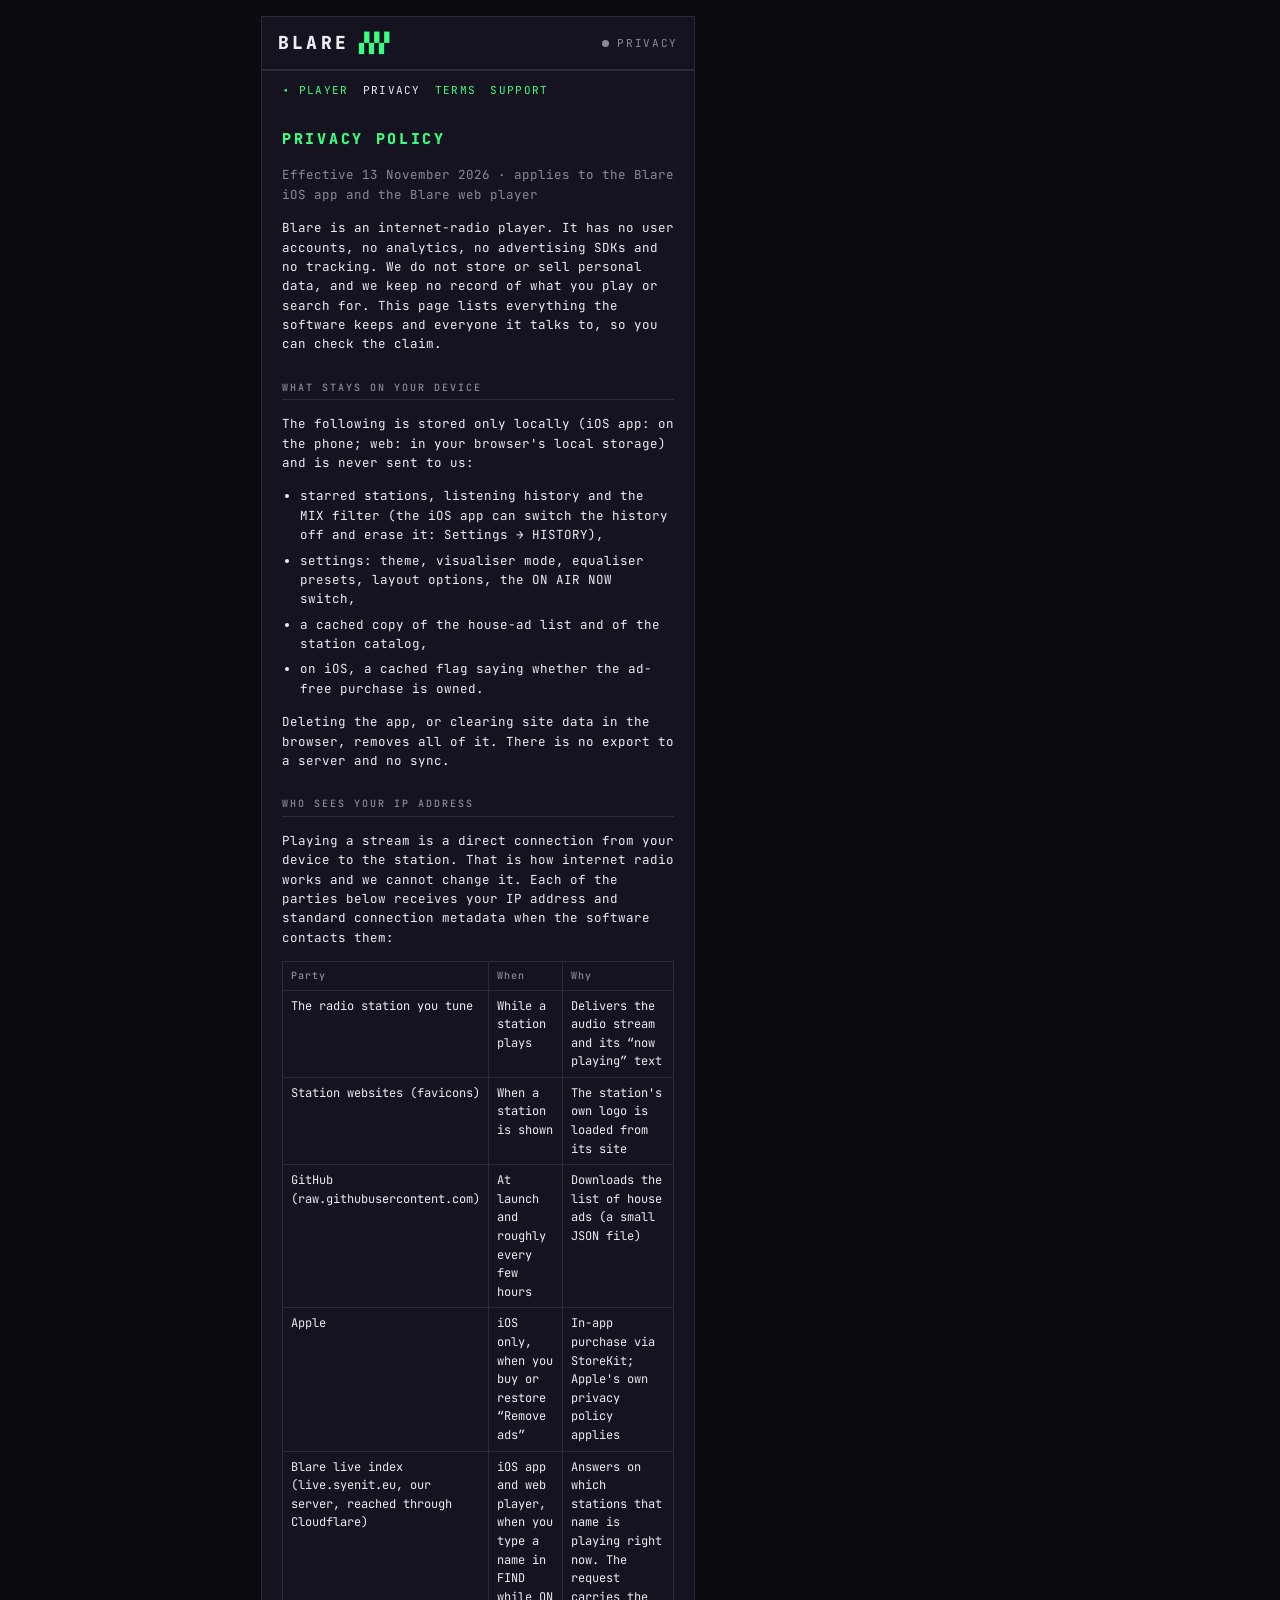
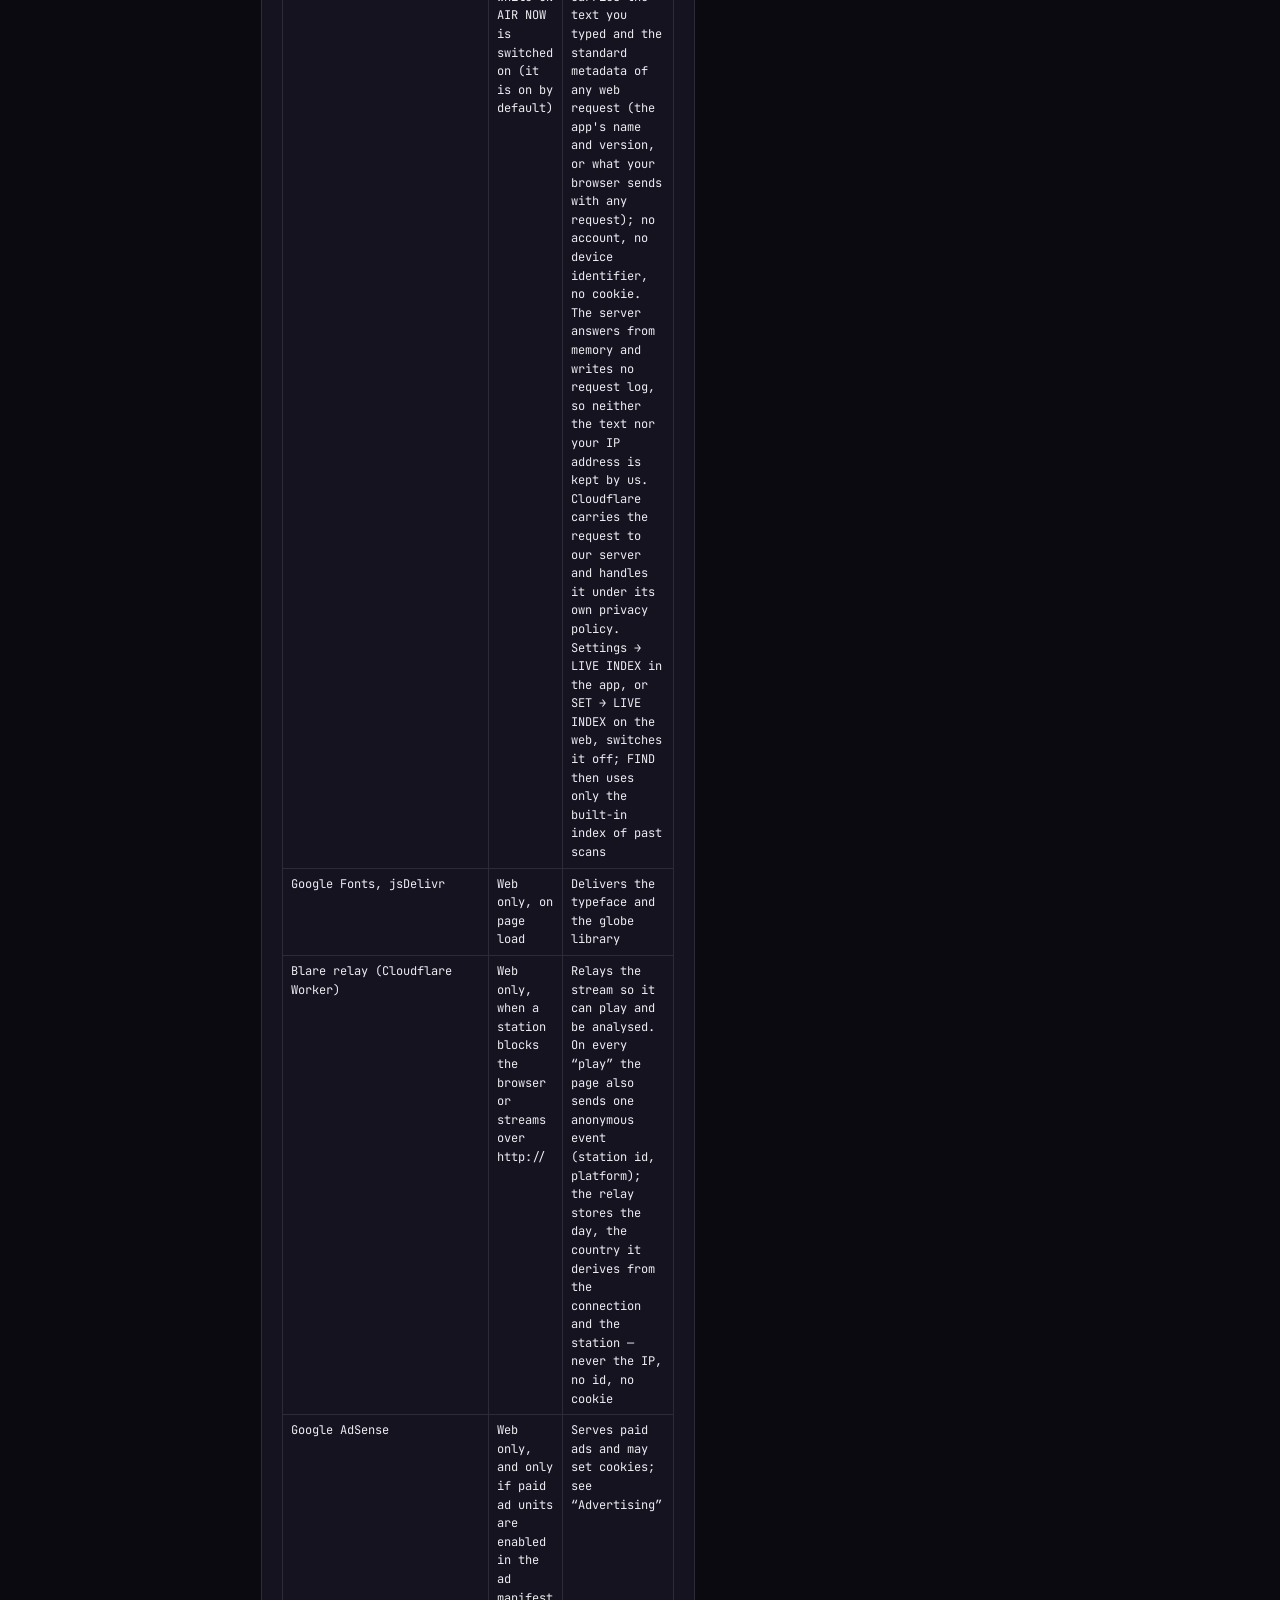
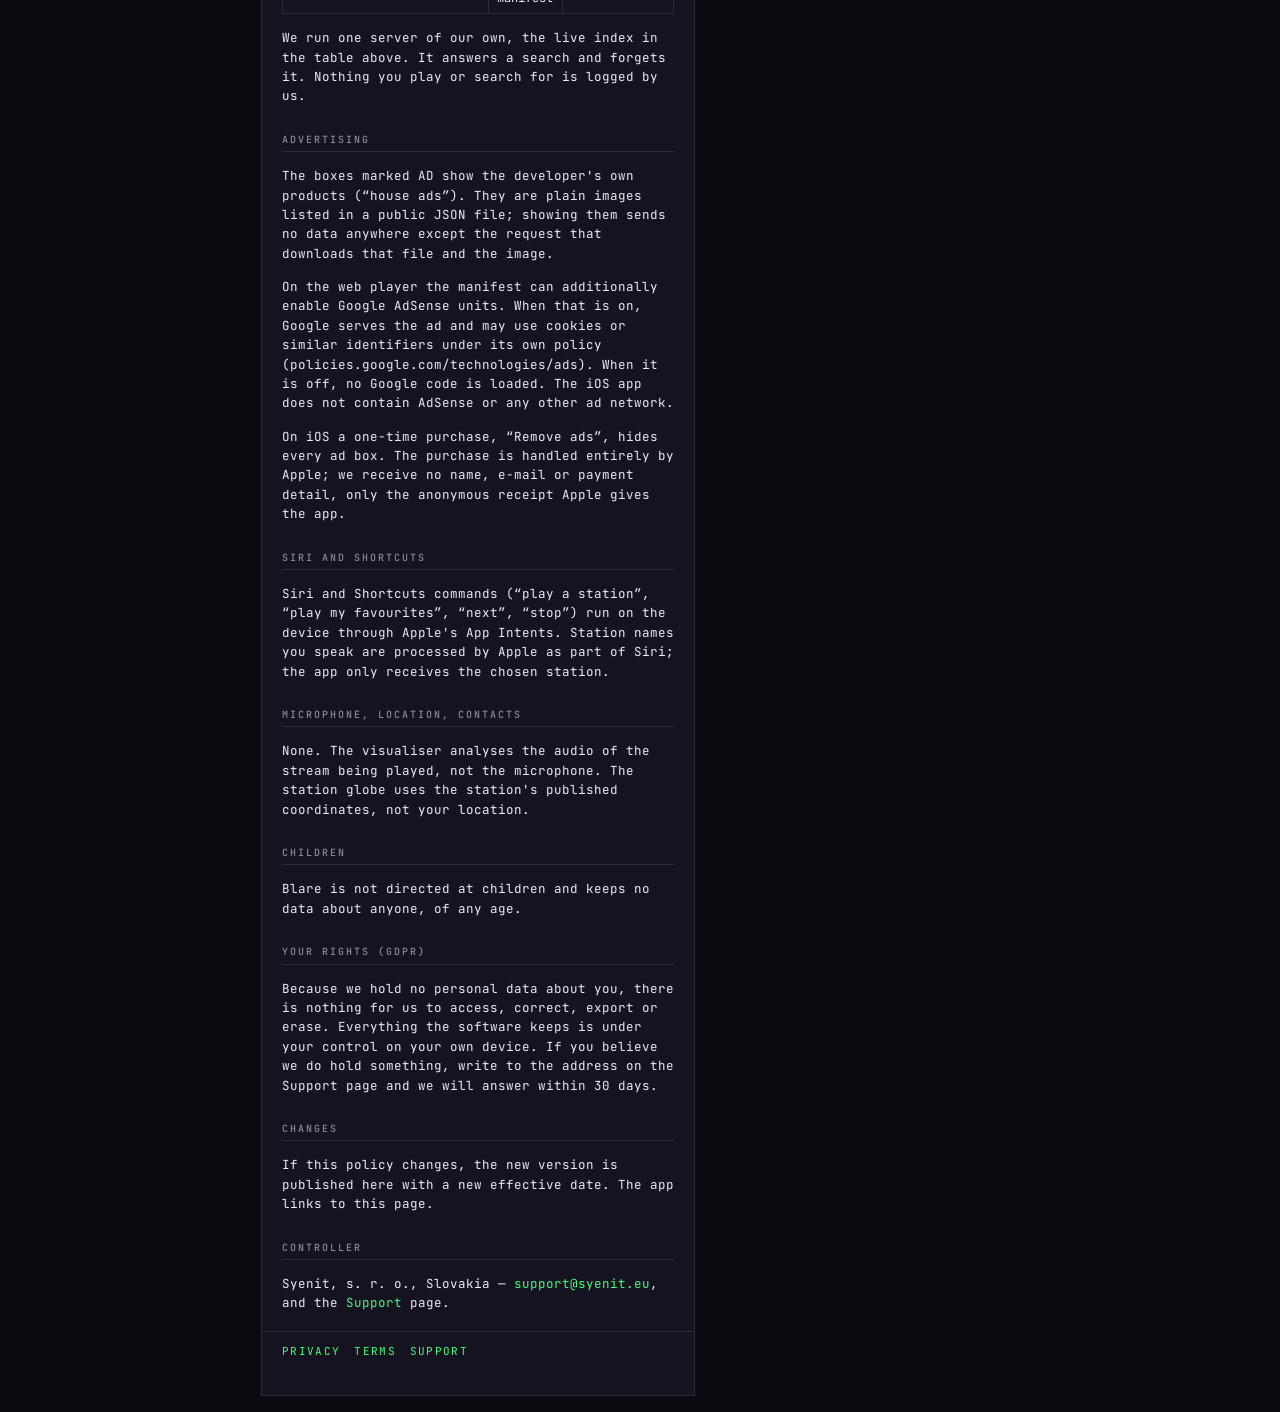
<file: privacy.html>
<!DOCTYPE html>
<html lang="en">
<head>
<meta charset="utf-8">
<meta name="viewport" content="width=device-width, initial-scale=1">
<title>Privacy Policy — Blare</title>
<meta name="description" content="How Blare (iOS app and web player) handles data: no accounts, no analytics, no tracking. What stays on your device and which third parties see your IP address.">
<link rel="preconnect" href="https://fonts.googleapis.com">
<link rel="preconnect" href="https://fonts.gstatic.com" crossorigin>
<link href="https://fonts.googleapis.com/css2?family=JetBrains+Mono:wght@400;500;700;800&display=swap" rel="stylesheet">
<link rel="stylesheet" href="blare.css?v=1788471522">
</head>
<body>
<div class="page">
  <main class="doc">
    <header class="topbar">
      <div class="wordmark"><a href="./">BLARE</a> <span class="logo" aria-hidden="true">▞▞▞</span></div>
      <div class="status"><span class="dot"></span><span>PRIVACY</span></div>
    </header>
    <nav class="doc-nav">
      <a href="./">◂ PLAYER</a>
      <a href="privacy.html" class="on">PRIVACY</a>
      <a href="terms.html">TERMS</a>
      <a href="support.html">SUPPORT</a>
    </nav>
    <article class="doc-body">
<h1>PRIVACY POLICY</h1>
<p class="dim">Effective 13 November 2026 · applies to the Blare iOS app and the Blare web player</p>

<p>Blare is an internet-radio player. It has no user accounts, no analytics, no advertising SDKs and no tracking. We do not store or sell personal data, and we keep no record of what you play or search for. This page lists everything the software keeps and everyone it talks to, so you can check the claim.</p>

<h2>WHAT STAYS ON YOUR DEVICE</h2>
<p>The following is stored only locally (iOS app: on the phone; web: in your browser's local storage) and is never sent to us:</p>
<ul>
  <li>starred stations, listening history and the MIX filter (the iOS app can switch the history off and erase it: Settings → HISTORY),</li>
  <li>settings: theme, visualiser mode, equaliser presets, layout options, the ON AIR NOW switch,</li>
  <li>a cached copy of the house-ad list and of the station catalog,</li>
  <li>on iOS, a cached flag saying whether the ad-free purchase is owned.</li>
</ul>
<p>Deleting the app, or clearing site data in the browser, removes all of it. There is no export to a server and no sync.</p>

<h2>WHO SEES YOUR IP ADDRESS</h2>
<p>Playing a stream is a direct connection from your device to the station. That is how internet radio works and we cannot change it. Each of the parties below receives your IP address and standard connection metadata when the software contacts them:</p>
<table>
  <tr><th>Party</th><th>When</th><th>Why</th></tr>
  <tr><td>The radio station you tune</td><td>While a station plays</td><td>Delivers the audio stream and its “now playing” text</td></tr>
  <tr><td>Station websites (favicons)</td><td>When a station is shown</td><td>The station's own logo is loaded from its site</td></tr>
  <tr><td>GitHub (raw.githubusercontent.com)</td><td>At launch and roughly every few hours</td><td>Downloads the list of house ads (a small JSON file)</td></tr>
  <tr><td>Apple</td><td>iOS only, when you buy or restore “Remove ads”</td><td>In-app purchase via StoreKit; Apple's own privacy policy applies</td></tr>
  <tr><td>Blare live index (live.syenit.eu, our server, reached through Cloudflare)</td><td>iOS app and web player, when you type a name in FIND while ON AIR NOW is switched on (it is on by default)</td><td>Answers on which stations that name is playing right now. The request carries the text you typed and the standard metadata of any web request (the app's name and version, or what your browser sends with any request); no account, no device identifier, no cookie. The server answers from memory and writes no request log, so neither the text nor your IP address is kept by us. Cloudflare carries the request to our server and handles it under its own privacy policy. Settings → LIVE INDEX in the app, or SET → LIVE INDEX on the web, switches it off; FIND then uses only the built-in index of past scans</td></tr>
  <tr><td>Google Fonts, jsDelivr</td><td>Web only, on page load</td><td>Delivers the typeface and the globe library</td></tr>
  <tr><td>Blare relay (Cloudflare Worker)</td><td>Web only, when a station blocks the browser or streams over http://</td><td>Relays the stream so it can play and be analysed. On every “play” the page also sends one anonymous event (station id, platform); the relay stores the day, the country it derives from the connection and the station — never the IP, no id, no cookie</td></tr>
  <tr><td>Google AdSense</td><td>Web only, and only if paid ad units are enabled in the ad manifest</td><td>Serves paid ads and may set cookies; see “Advertising”</td></tr>
</table>
<p>We run one server of our own, the live index in the table above. It answers a search and forgets it. Nothing you play or search for is logged by us.</p>

<h2>ADVERTISING</h2>
<p>The boxes marked AD show the developer's own products (“house ads”). They are plain images listed in a public JSON file; showing them sends no data anywhere except the request that downloads that file and the image.</p>
<p>On the web player the manifest can additionally enable Google AdSense units. When that is on, Google serves the ad and may use cookies or similar identifiers under its own policy (policies.google.com/technologies/ads). When it is off, no Google code is loaded. The iOS app does not contain AdSense or any other ad network.</p>
<p>On iOS a one-time purchase, “Remove ads”, hides every ad box. The purchase is handled entirely by Apple; we receive no name, e-mail or payment detail, only the anonymous receipt Apple gives the app.</p>

<h2>SIRI AND SHORTCUTS</h2>
<p>Siri and Shortcuts commands (“play a station”, “play my favourites”, “next”, “stop”) run on the device through Apple's App Intents. Station names you speak are processed by Apple as part of Siri; the app only receives the chosen station.</p>

<h2>MICROPHONE, LOCATION, CONTACTS</h2>
<p>None. The visualiser analyses the audio of the stream being played, not the microphone. The station globe uses the station's published coordinates, not your location.</p>

<h2>CHILDREN</h2>
<p>Blare is not directed at children and keeps no data about anyone, of any age.</p>

<h2>YOUR RIGHTS (GDPR)</h2>
<p>Because we hold no personal data about you, there is nothing for us to access, correct, export or erase. Everything the software keeps is under your control on your own device. If you believe we do hold something, write to the address on the Support page and we will answer within 30 days.</p>

<h2>CHANGES</h2>
<p>If this policy changes, the new version is published here with a new effective date. The app links to this page.</p>

<h2>CONTROLLER</h2>
<p>Syenit, s. r. o., Slovakia — <a href="mailto:support@syenit.eu">support@syenit.eu</a>, and the <a href="support.html">Support</a> page.</p>
    </article>
    <nav class="doc-nav">
      <a href="privacy.html">PRIVACY</a><a href="terms.html">TERMS</a><a href="support.html">SUPPORT</a>
    </nav>
  </main>
</div>
</body>
</html>
</file>
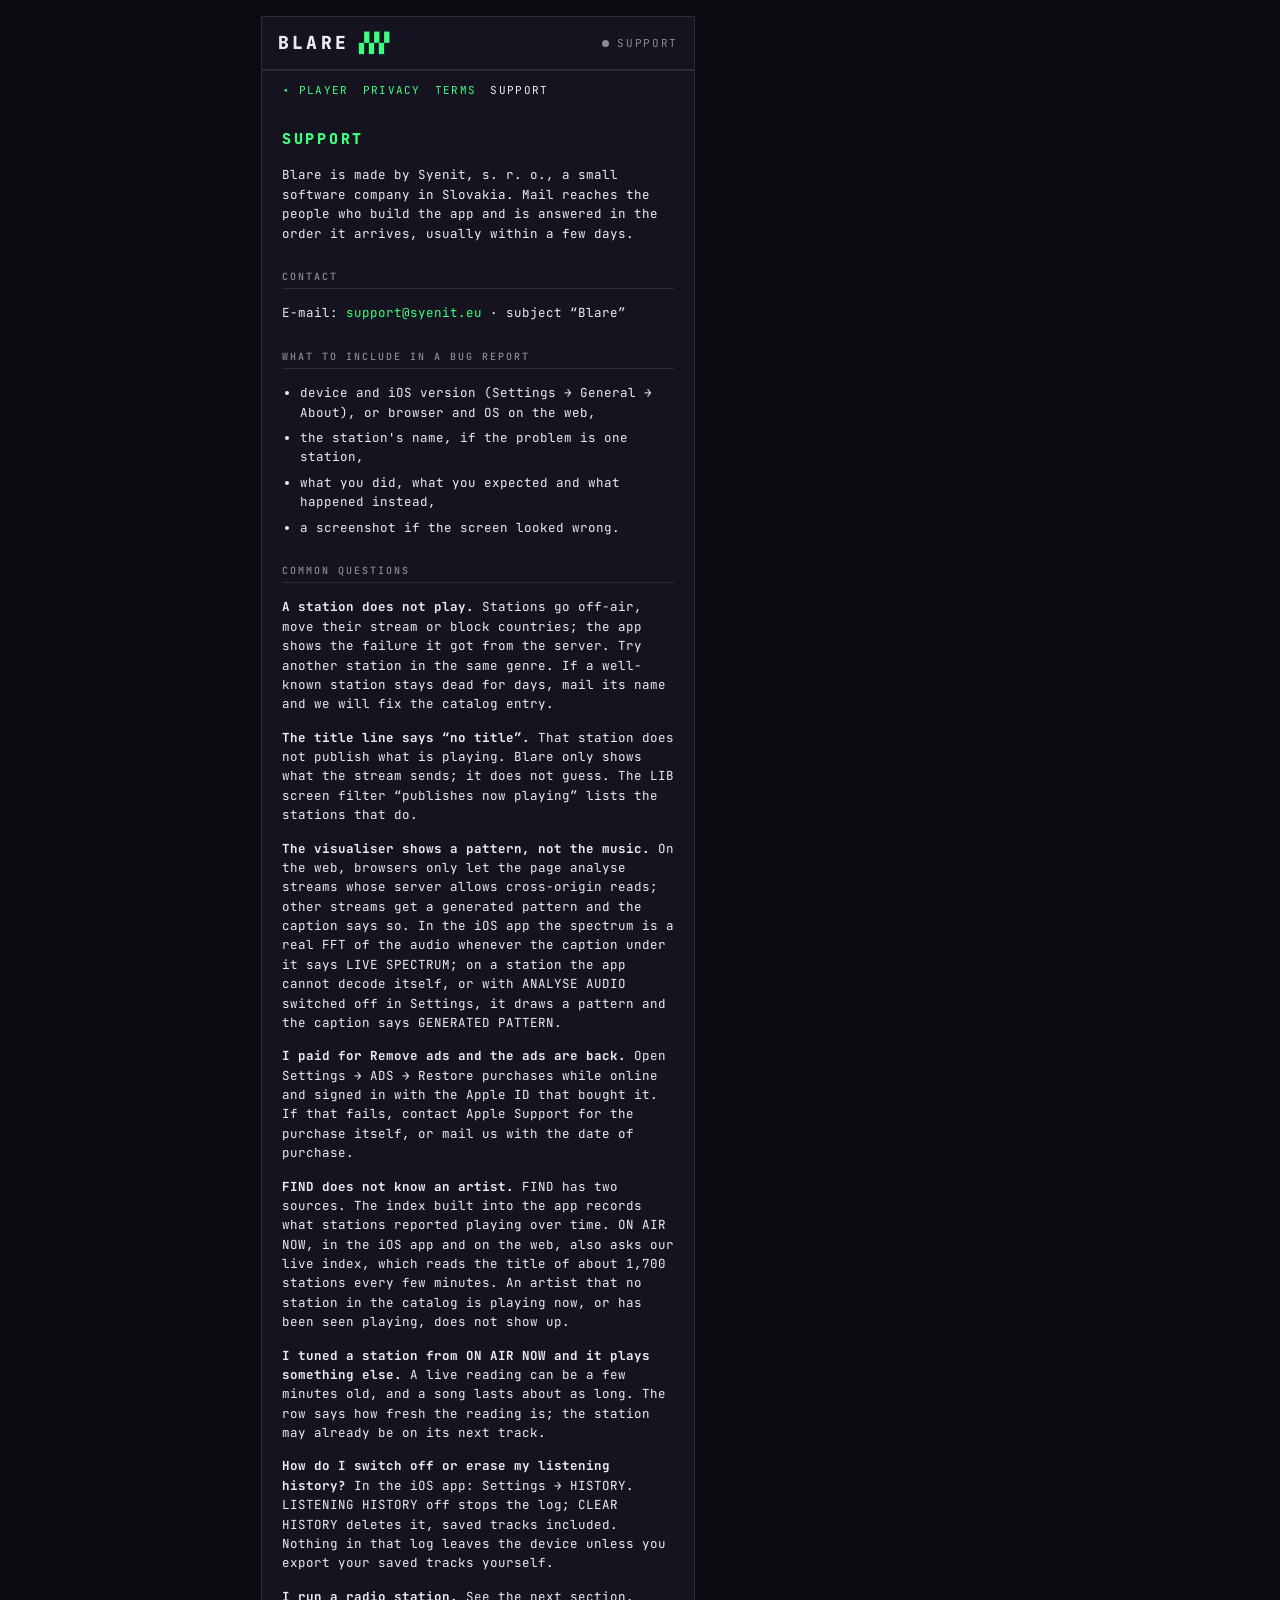
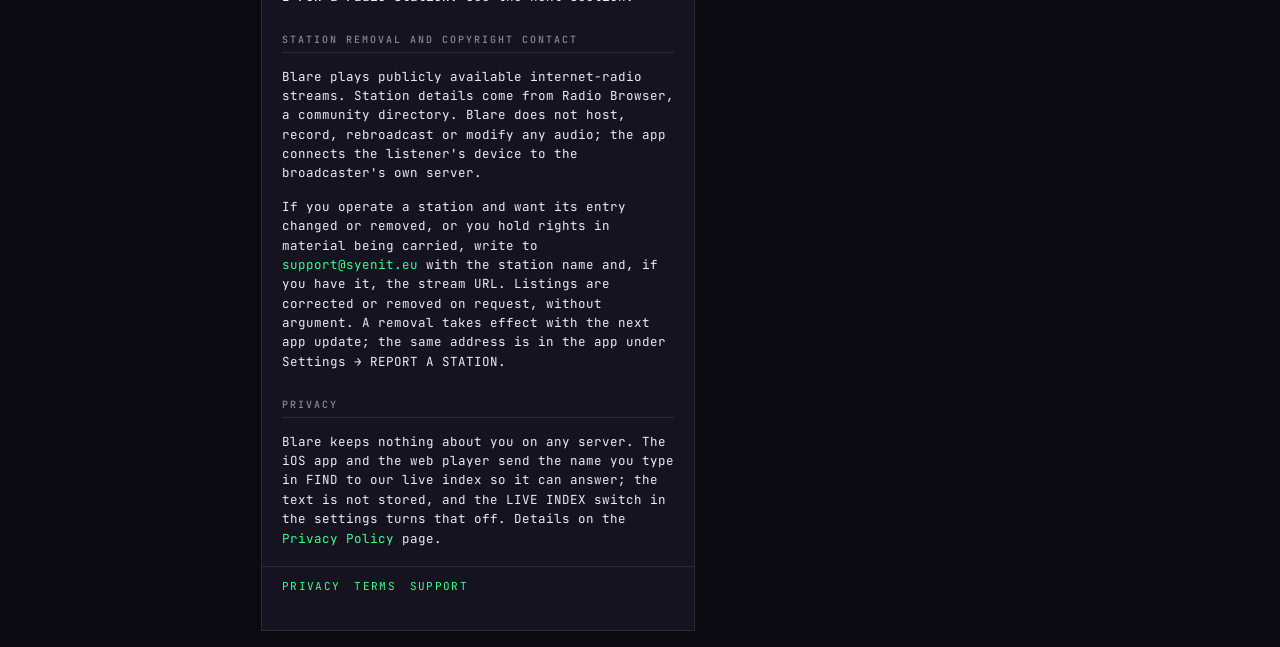
<file: support.html>
<!DOCTYPE html>
<html lang="en">
<head>
<meta charset="utf-8">
<meta name="viewport" content="width=device-width, initial-scale=1">
<title>Support — Blare</title>
<meta name="description" content="Support for the Blare internet-radio app: contact, common questions, what to include in a bug report.">
<link rel="preconnect" href="https://fonts.googleapis.com">
<link rel="preconnect" href="https://fonts.gstatic.com" crossorigin>
<link href="https://fonts.googleapis.com/css2?family=JetBrains+Mono:wght@400;500;700;800&display=swap" rel="stylesheet">
<link rel="stylesheet" href="blare.css?v=1788471522">
</head>
<body>
<div class="page">
  <main class="doc">
    <header class="topbar">
      <div class="wordmark"><a href="./">BLARE</a> <span class="logo" aria-hidden="true">▞▞▞</span></div>
      <div class="status"><span class="dot"></span><span>SUPPORT</span></div>
    </header>
    <nav class="doc-nav">
      <a href="./">◂ PLAYER</a>
      <a href="privacy.html">PRIVACY</a>
      <a href="terms.html">TERMS</a>
      <a href="support.html" class="on">SUPPORT</a>
    </nav>
    <article class="doc-body">
<h1>SUPPORT</h1>
<p>Blare is made by Syenit, s. r. o., a small software company in Slovakia. Mail reaches the people who build the app and is answered in the order it arrives, usually within a few days.</p>

<h2>CONTACT</h2>
<p>E-mail: <a href="mailto:support@syenit.eu?subject=Blare">support@syenit.eu</a> · subject “Blare”</p>

<h2>WHAT TO INCLUDE IN A BUG REPORT</h2>
<ul>
  <li>device and iOS version (Settings → General → About), or browser and OS on the web,</li>
  <li>the station's name, if the problem is one station,</li>
  <li>what you did, what you expected and what happened instead,</li>
  <li>a screenshot if the screen looked wrong.</li>
</ul>

<h2>COMMON QUESTIONS</h2>
<p><strong>A station does not play.</strong> Stations go off-air, move their stream or block countries; the app shows the failure it got from the server. Try another station in the same genre. If a well-known station stays dead for days, mail its name and we will fix the catalog entry.</p>
<p><strong>The title line says “no title”.</strong> That station does not publish what is playing. Blare only shows what the stream sends; it does not guess. The LIB screen filter “publishes now playing” lists the stations that do.</p>
<p><strong>The visualiser shows a pattern, not the music.</strong> On the web, browsers only let the page analyse streams whose server allows cross-origin reads; other streams get a generated pattern and the caption says so. In the iOS app the spectrum is a real FFT of the audio whenever the caption under it says LIVE SPECTRUM; on a station the app cannot decode itself, or with ANALYSE AUDIO switched off in Settings, it draws a pattern and the caption says GENERATED PATTERN.</p>
<p><strong>I paid for Remove ads and the ads are back.</strong> Open Settings → ADS → Restore purchases while online and signed in with the Apple ID that bought it. If that fails, contact Apple Support for the purchase itself, or mail us with the date of purchase.</p>
<p><strong>FIND does not know an artist.</strong> FIND has two sources. The index built into the app records what stations reported playing over time. ON AIR NOW, in the iOS app and on the web, also asks our live index, which reads the title of about 1,700 stations every few minutes. An artist that no station in the catalog is playing now, or has been seen playing, does not show up.</p>
<p><strong>I tuned a station from ON AIR NOW and it plays something else.</strong> A live reading can be a few minutes old, and a song lasts about as long. The row says how fresh the reading is; the station may already be on its next track.</p>
<p><strong>How do I switch off or erase my listening history?</strong> In the iOS app: Settings → HISTORY. LISTENING HISTORY off stops the log; CLEAR HISTORY deletes it, saved tracks included. Nothing in that log leaves the device unless you export your saved tracks yourself.</p>
<p><strong>I run a radio station.</strong> See the next section.</p>

<h2>STATION REMOVAL AND COPYRIGHT CONTACT</h2>
<p>Blare plays publicly available internet-radio streams. Station details come from Radio Browser, a community directory. Blare does not host, record, rebroadcast or modify any audio; the app connects the listener's device to the broadcaster's own server.</p>
<p>If you operate a station and want its entry changed or removed, or you hold rights in material being carried, write to <a href="mailto:support@syenit.eu?subject=Blare%20station%20report">support@syenit.eu</a> with the station name and, if you have it, the stream URL. Listings are corrected or removed on request, without argument. A removal takes effect with the next app update; the same address is in the app under Settings → REPORT A STATION.</p>

<h2>PRIVACY</h2>
<p>Blare keeps nothing about you on any server. The iOS app and the web player send the name you type in FIND to our live index so it can answer; the text is not stored, and the LIVE INDEX switch in the settings turns that off. Details on the <a href="privacy.html">Privacy Policy</a> page.</p>
    </article>
    <nav class="doc-nav">
      <a href="privacy.html">PRIVACY</a><a href="terms.html">TERMS</a><a href="support.html">SUPPORT</a>
    </nav>
  </main>
</div>
</body>
</html>
</file>
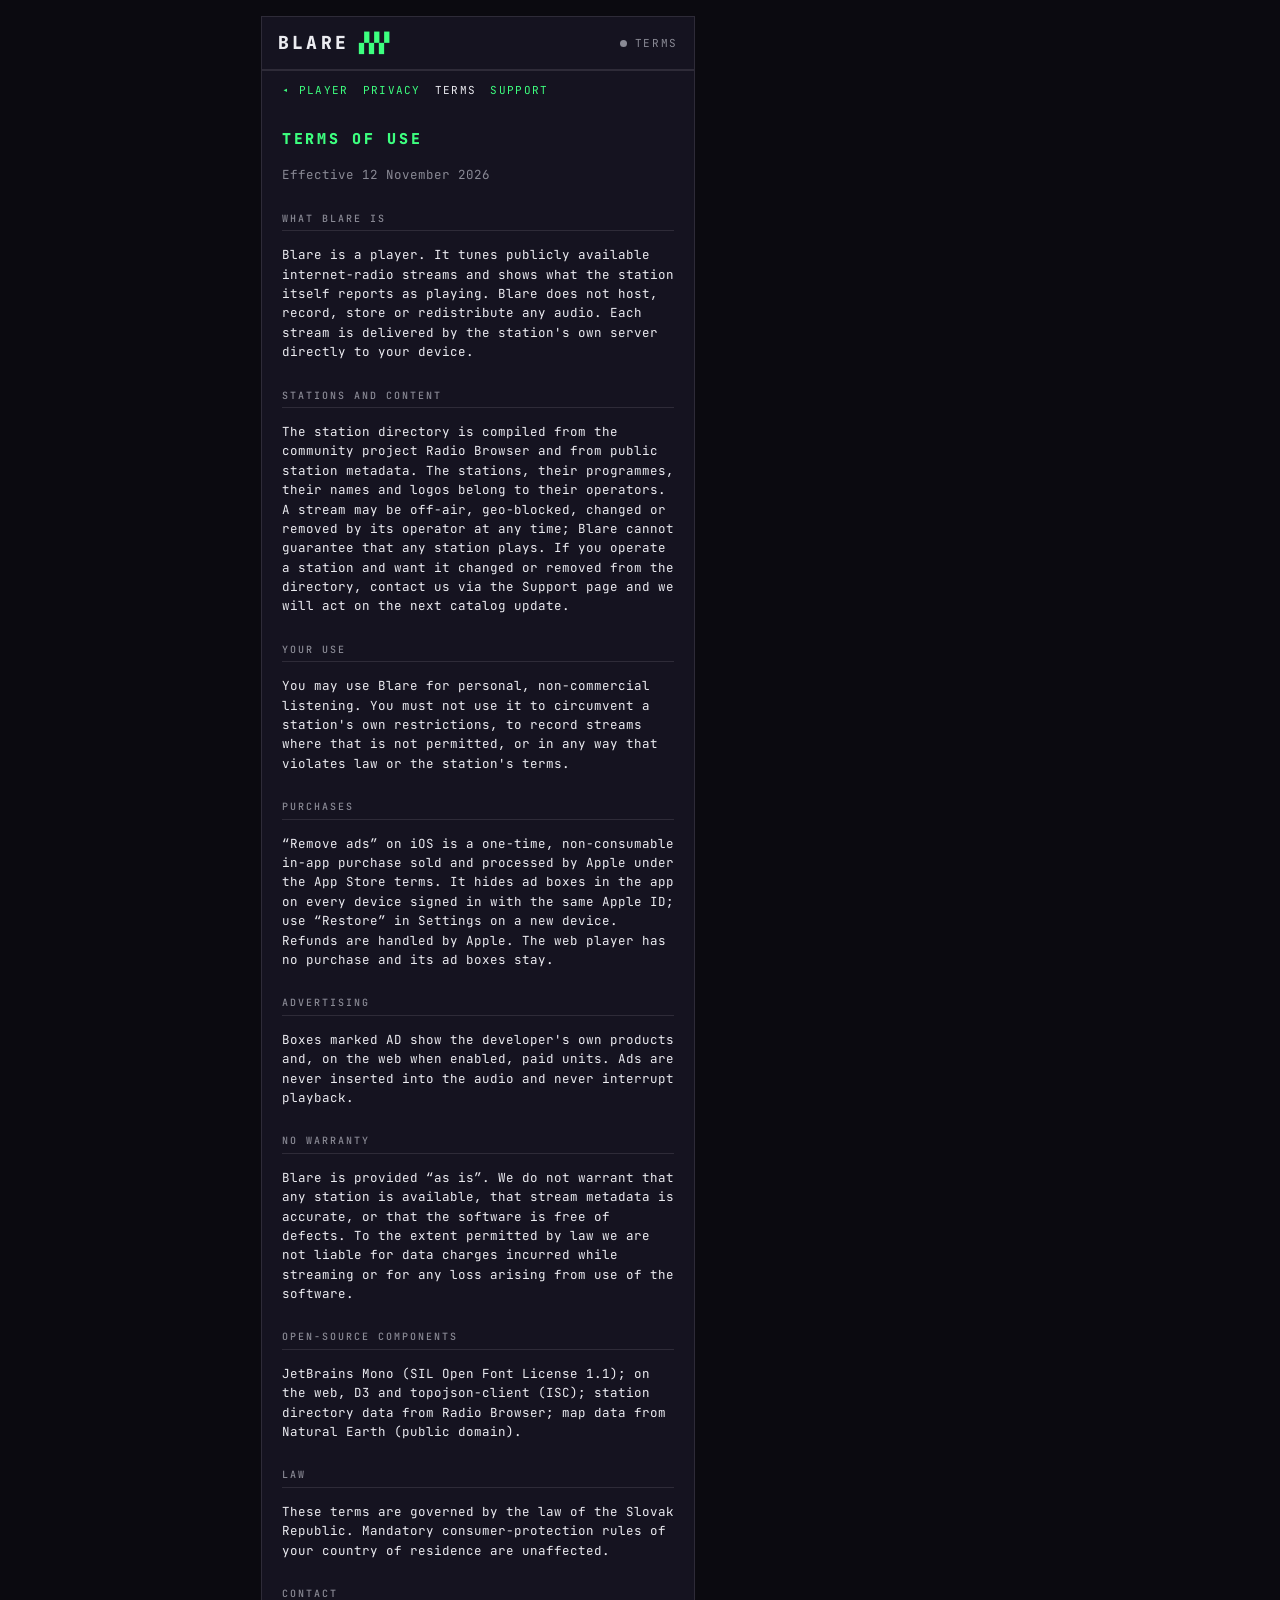
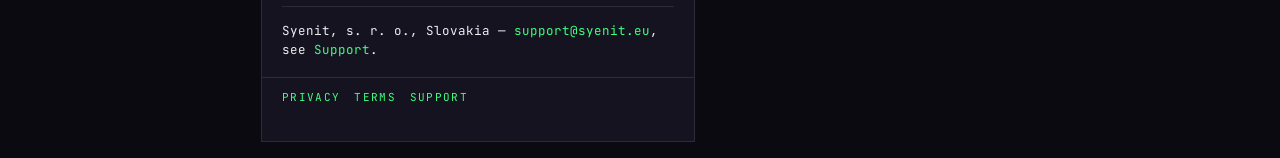
<file: terms.html>
<!DOCTYPE html>
<html lang="en">
<head>
<meta charset="utf-8">
<meta name="viewport" content="width=device-width, initial-scale=1">
<title>Terms of Use — Blare</title>
<meta name="description" content="Terms of use for the Blare internet-radio app and web player.">
<link rel="preconnect" href="https://fonts.googleapis.com">
<link rel="preconnect" href="https://fonts.gstatic.com" crossorigin>
<link href="https://fonts.googleapis.com/css2?family=JetBrains+Mono:wght@400;500;700;800&display=swap" rel="stylesheet">
<link rel="stylesheet" href="blare.css?v=1788471522">
</head>
<body>
<div class="page">
  <main class="doc">
    <header class="topbar">
      <div class="wordmark"><a href="./">BLARE</a> <span class="logo" aria-hidden="true">▞▞▞</span></div>
      <div class="status"><span class="dot"></span><span>TERMS</span></div>
    </header>
    <nav class="doc-nav">
      <a href="./">◂ PLAYER</a>
      <a href="privacy.html">PRIVACY</a>
      <a href="terms.html" class="on">TERMS</a>
      <a href="support.html">SUPPORT</a>
    </nav>
    <article class="doc-body">
<h1>TERMS OF USE</h1>
<p class="dim">Effective 12 November 2026</p>

<h2>WHAT BLARE IS</h2>
<p>Blare is a player. It tunes publicly available internet-radio streams and shows what the station itself reports as playing. Blare does not host, record, store or redistribute any audio. Each stream is delivered by the station's own server directly to your device.</p>

<h2>STATIONS AND CONTENT</h2>
<p>The station directory is compiled from the community project Radio Browser and from public station metadata. The stations, their programmes, their names and logos belong to their operators. A stream may be off-air, geo-blocked, changed or removed by its operator at any time; Blare cannot guarantee that any station plays. If you operate a station and want it changed or removed from the directory, contact us via the Support page and we will act on the next catalog update.</p>

<h2>YOUR USE</h2>
<p>You may use Blare for personal, non-commercial listening. You must not use it to circumvent a station's own restrictions, to record streams where that is not permitted, or in any way that violates law or the station's terms.</p>

<h2>PURCHASES</h2>
<p>“Remove ads” on iOS is a one-time, non-consumable in-app purchase sold and processed by Apple under the App Store terms. It hides ad boxes in the app on every device signed in with the same Apple ID; use “Restore” in Settings on a new device. Refunds are handled by Apple. The web player has no purchase and its ad boxes stay.</p>

<h2>ADVERTISING</h2>
<p>Boxes marked AD show the developer's own products and, on the web when enabled, paid units. Ads are never inserted into the audio and never interrupt playback.</p>

<h2>NO WARRANTY</h2>
<p>Blare is provided “as is”. We do not warrant that any station is available, that stream metadata is accurate, or that the software is free of defects. To the extent permitted by law we are not liable for data charges incurred while streaming or for any loss arising from use of the software.</p>

<h2>OPEN-SOURCE COMPONENTS</h2>
<p>JetBrains Mono (SIL Open Font License 1.1); on the web, D3 and topojson-client (ISC); station directory data from Radio Browser; map data from Natural Earth (public domain).</p>

<h2>LAW</h2>
<p>These terms are governed by the law of the Slovak Republic. Mandatory consumer-protection rules of your country of residence are unaffected.</p>

<h2>CONTACT</h2>
<p>Syenit, s. r. o., Slovakia — <a href="mailto:support@syenit.eu">support@syenit.eu</a>, see <a href="support.html">Support</a>.</p>
    </article>
    <nav class="doc-nav">
      <a href="privacy.html">PRIVACY</a><a href="terms.html">TERMS</a><a href="support.html">SUPPORT</a>
    </nav>
  </main>
</div>
</body>
</html>
</file>
<file: blare.css>
/* Blare web — the iOS player's look, token for token.
   Every colour is a theme token; the themes are the same eleven as the app. */
:root{
  --bg0:#0b0a10;--bg:#151320;--pn:#1b1824;--fg:#ececf1;--dim:#8a8a95;--ln:#2e2b38;
  --acc:#3dff7f;--acc2:#ffd400;--ok:#3dff7f;--warn:#ffd400;--err:#ff3d9a;
  --rowpad:10px;--cellw:7px;
}
*{box-sizing:border-box}
html,body{margin:0;padding:0;background:var(--bg0);color:var(--fg);overflow-x:hidden}
body{font-family:'JetBrains Mono',ui-monospace,SFMono-Regular,Menlo,monospace;font-size:12px;line-height:1.35;-webkit-font-smoothing:antialiased}
button{font:inherit;color:inherit;background:none;border:0;cursor:pointer;padding:0}
input{font:inherit;color:inherit}
a{color:var(--acc);text-decoration:none}
.hidden{display:none!important}
.dim{color:var(--dim)}.acc{color:var(--acc)}.acc2{color:var(--acc2)}.warn{color:var(--warn)}.ok{color:var(--ok)}.err{color:var(--err)}
.center{text-align:center}
.label{font-size:9px;letter-spacing:.2em;color:var(--dim)}

.page{display:grid;grid-template-columns:minmax(0,1fr);justify-items:center;align-content:start;gap:12px;padding:16px}
.ad-side{display:none}
@media (min-width:1100px){
  .page{grid-template-columns:434px 300px;justify-content:center;column-gap:24px}
  .ad-leaderboard{grid-column:1/2;grid-row:1;align-self:start}
  .phone{grid-column:1/2;grid-row:2}
  .ad-side{display:flex;grid-column:2/3;grid-row:2;align-self:start;position:sticky;top:16px}
}

/* ---- the phone column ---- */
.phone{width:100%;max-width:434px;min-height:820px;background:var(--bg);border:1px solid var(--ln);display:flex;flex-direction:column;position:relative;overflow:hidden}
.phone.scan::after{content:"";position:absolute;inset:0;pointer-events:none;background:repeating-linear-gradient(0deg,rgba(0,0,0,.14) 0 1px,transparent 1px 3px)}
.phone.compact{--rowpad:6px}

.topbar{display:flex;align-items:center;gap:14px;padding:14px 16px;border-bottom:1px solid var(--ln)}
.wordmark{font-weight:800;font-size:18px;letter-spacing:.18em;display:flex;align-items:center;gap:10px;flex:1}
.logo{color:var(--acc);font-weight:400;letter-spacing:0;font-size:.95em;line-height:1}
.status{display:flex;align-items:center;gap:8px;font-size:11px;letter-spacing:.15em;color:var(--dim)}
.dot{width:7px;height:7px;background:var(--dim);border-radius:50%}
.dot.live{background:var(--ok);animation:blinkdot 1.6s infinite}
@keyframes blinkdot{0%,60%{opacity:1}61%,100%{opacity:.15}}
.icon{font-size:14px;color:var(--acc)}
#settingsBtn{color:var(--dim)}

.screen{display:flex;flex-direction:column;gap:10px;padding:14px 16px;flex:1}

/* ---- station card ---- */
.card{border:1px solid var(--ln)}
.card-head{display:flex;align-items:center;gap:10px;padding:12px 12px 6px}
.station-name{flex:1;color:var(--acc);font-weight:800;letter-spacing:.12em;font-size:13px;white-space:nowrap;overflow:hidden;text-overflow:ellipsis}
.kind{color:var(--dim);font-size:11px}
.star{color:var(--dim);font-size:14px}.star.on{color:var(--acc2)}
.title-line{padding:6px 12px;font-size:15px;white-space:nowrap;overflow:hidden;text-overflow:ellipsis}
.title-line.none{color:var(--dim)}
.title-line .note{color:var(--acc)}
.meta-line{display:flex;justify-content:space-between;padding:0 12px 10px;font-size:11px;color:var(--dim);border-bottom:1px solid var(--ln)}
#playstate.on{color:var(--ok)}
.spectrum{padding:10px 10px 6px}
#spec{display:block;width:100%;height:150px}
.caption{padding:0 12px 6px;font-size:9px;letter-spacing:.18em;color:var(--dim)}
.caption.live{color:var(--ok)}.caption.pattern{color:var(--warn)}
.stream-line{display:flex;justify-content:space-between;padding:4px 12px 12px;font-size:11px;letter-spacing:.1em}

/* ---- vis slider ---- */
.vis{display:flex;align-items:center;gap:12px;border:1px solid var(--ln);padding:12px}
.segments{flex:1;display:flex;gap:2px;height:12px;cursor:pointer}
.segments i{flex:1;background:var(--pn);border:1px solid var(--ln)}
.segments i.on{background:var(--acc);border-color:var(--acc)}
.mode{font-weight:700;letter-spacing:.12em;font-size:12px;min-width:6ch;text-align:right}
.vis-icon{color:var(--dim)}

/* ---- transport ---- */
.transport{display:grid;grid-template-columns:1fr 1fr 1fr;gap:12px}
.tbtn{border:1px solid var(--ln);padding:16px 0;font-size:13px;letter-spacing:.2em;font-weight:500}
.tbtn.play{background:var(--acc);color:var(--bg0);font-size:20px;border-color:var(--acc)}
.volume{display:flex;align-items:center;gap:12px;border:1px solid var(--ln);padding:8px 12px}
.volume input{flex:1;accent-color:var(--acc)}

/* ---- list ---- */
.list-box{border:1px solid var(--ln)}
.list-head{display:flex;justify-content:space-between;align-items:center;padding:12px;border-bottom:1px solid var(--ln);font-size:11px;letter-spacing:.1em}
.src{color:var(--acc);letter-spacing:.15em;font-weight:700;border-left:1px solid var(--ln);padding-left:12px}
.rows{list-style:none;margin:0;padding:0}
.rows li{display:flex;align-items:center;gap:10px;padding:var(--rowpad) 12px;border-bottom:1px solid var(--ln);cursor:pointer;min-height:44px}
.rows li:last-child{border-bottom:0}
.rows li .mark{width:12px;color:var(--acc)}
.rows li .idx{color:var(--dim);min-width:3ch;text-align:right}
.rows li .name{flex:1;font-weight:700;letter-spacing:.08em;white-space:nowrap;overflow:hidden;text-overflow:ellipsis;text-transform:uppercase}
.rows li .sub{display:block;font-weight:400;color:var(--dim);font-size:10px;letter-spacing:.06em}
.rows li.cur .name{color:var(--acc)}
.rows li .np{width:8px;height:8px;border-radius:50%;background:var(--ln)}
.rows li.cur .np{background:var(--ok)}
.rows li .fav{color:var(--dim)}.rows li .fav.on{color:var(--acc2)}
.rows li .meta{color:var(--dim);font-size:11px;white-space:nowrap}
.open-all{width:100%;padding:12px;color:var(--acc);letter-spacing:.15em;font-weight:700;border-top:1px solid var(--ln)}

/* ---- lib ---- */
.search{display:flex;align-items:center;gap:10px;border:1px solid var(--acc);padding:12px}
.search input{flex:1;background:none;border:0;outline:0;font-size:16px;letter-spacing:.08em;text-transform:uppercase}
.search input::placeholder{color:var(--dim)}
.chips{display:flex;align-items:center;gap:8px;flex-wrap:wrap}
.chip{border:1px solid var(--ln);padding:8px 12px;letter-spacing:.12em;font-size:11px;color:var(--acc)}
.chip.on{background:var(--acc);color:var(--bg0);border-color:var(--acc)}
.col-head{display:flex;justify-content:space-between;font-size:9px;letter-spacing:.2em;color:var(--dim);padding:0 12px}
.rows.lib{border:1px solid var(--ln)}

/* ---- settings ---- */
.themes{display:grid;grid-template-columns:1fr 1fr;gap:8px}
.theme{border:1px solid var(--ln);padding:10px;text-align:left;display:flex;align-items:center;gap:8px;font-size:11px;letter-spacing:.1em}
.theme.on{border-color:var(--acc)}
.theme .sw{display:flex;gap:2px}.theme .sw i{width:8px;height:14px;display:block}
.about{font-size:11px;line-height:1.5;border:1px solid var(--ln);padding:12px}
.store{display:block;border:1px solid var(--acc);padding:14px;text-align:center;letter-spacing:.15em;font-weight:700}

/* ---- tabs ---- */
.tabs{display:grid;grid-template-columns:repeat(5,1fr);border-top:1px solid var(--ln);background:var(--pn)}
.tab{padding:12px 0 14px;font-size:9px;letter-spacing:.25em;color:var(--dim);display:flex;flex-direction:column;gap:6px;align-items:center}
.tab span{font-size:14px}
.tab.on{color:var(--acc)}
.tab.on::before{content:"";display:block;width:60%;height:2px;background:var(--acc);margin:-12px 0 4px}

/* ---- ad slots ----
   Reserved at IAB sizes so a network creative drops in without a reflow.
   Dashed border + AD badge: the reader always knows what this box is. */
.ad{border:1px dashed var(--ln);color:var(--fg);position:relative;display:flex;align-items:center;justify-content:center;text-align:left}
.ad-leaderboard{width:100%;max-width:434px;height:90px}
.ad-inline{min-height:72px}
.ad-side{width:300px;min-height:600px}
.ad .badge{position:absolute;top:6px;left:8px;font-size:9px;letter-spacing:.2em;color:var(--dim);border:1px solid var(--dim);padding:2px 5px}
.ad a.house{display:flex;flex-direction:column;gap:3px;padding:22px 12px 12px;width:100%;color:inherit}
.ad-side a.house{justify-content:center;height:600px;padding:12px 16px;gap:10px}
.ad .kicker{font-size:9px;letter-spacing:.18em;color:var(--dim)}
.ad .title{font-weight:700;font-size:13px}
.ad .line{font-size:11px;color:var(--dim)}
.ad .cta{color:var(--acc);font-size:11px;letter-spacing:.12em;margin-top:6px}

/* Leaderboard: 90px tall, so the house ad reads as one row, not a stack. */
.ad-leaderboard a.house{flex-direction:row;align-items:center;flex-wrap:wrap;gap:4px 14px;padding:10px 12px 10px 52px;height:90px}
.ad-leaderboard .kicker{width:100%}
.ad-leaderboard .line{flex:1;min-width:0;white-space:nowrap;overflow:hidden;text-overflow:ellipsis}
.ad-leaderboard .cta{margin:0}

.ad a.house.has-image{padding:0;align-items:center;justify-content:center}
.ad a.house img{max-width:100%;max-height:100%;object-fit:contain;display:block}
.ad-leaderboard a.house.has-image img{height:90px}
.ad-side a.house.has-image img{height:600px;width:300px}
.ad-inline a.house.has-image img{height:72px}

/* ---- screens added for parity with the iOS app ---- */
.icon.dim{color:var(--dim)}
.box{border:1px solid var(--ln);padding:10px 12px;font-size:12px}
.note{font-size:11px;line-height:1.5}
.scope{font-size:9px;letter-spacing:.18em;line-height:1.6}
.panel{border:1px solid var(--acc);background:var(--pn);padding:14px 12px;display:flex;flex-direction:column;gap:8px}
.panel .tag{font-size:10px;letter-spacing:.2em;color:var(--acc)}
.panel .track{font-size:17px;font-weight:700;line-height:1.35}
.panel .why{color:var(--warn);font-size:12px;line-height:1.5;border-top:1px solid var(--ln);padding-top:8px}
.panel .hop{border:1px solid var(--acc);color:var(--acc);padding:14px;font-weight:700;letter-spacing:.1em;width:100%}
.filter{font-size:10px;letter-spacing:.1em;color:var(--dim);display:flex;gap:6px;align-items:center;min-height:32px;cursor:pointer}
.filter.on{color:var(--acc2)}
.seg2{display:grid;grid-template-columns:1fr 1fr;border:1px solid var(--ln)}
.segbtn{padding:14px;letter-spacing:.15em;font-weight:700;color:var(--dim)}
.segbtn.on{background:var(--acc);color:var(--bg0)}
.chips .chip.acc2{color:var(--acc2)}
.chips .chip.acc2.on{background:var(--acc2);color:var(--bg0);border-color:var(--acc2)}
.chips.wrap{flex-wrap:wrap}
.legend{font-size:9px;letter-spacing:.12em;line-height:1.6;padding:0 12px 6px}
.rows li.sug{flex-direction:column;align-items:stretch;gap:4px}
.rows li .reason{font-weight:400;color:var(--dim);font-size:11px}
.rows li .tune{color:var(--acc);font-weight:700;letter-spacing:.15em;padding:8px 12px;border:1px solid var(--ln)}
.zero{border:1px solid var(--ln);padding:16px 12px;display:flex;flex-direction:column;gap:6px}
.zero .big{font-size:40px;font-weight:700;color:var(--dim)}
.zero .tier{font-size:12px;color:var(--dim);white-space:pre}
.zero .msg{font-size:15px;font-weight:700}
.watch{border:1px solid var(--ln);padding:12px;display:flex;align-items:center;gap:10px}
.watch .name{flex:1;font-weight:700;letter-spacing:.08em}
.watch .st{border:1px solid var(--ln);color:var(--dim);padding:6px 10px;font-size:11px;letter-spacing:.1em}
.globe-box{position:relative;height:420px;border:1px solid var(--ln);background:var(--pn)}
#globe{display:block;width:100%;height:100%;touch-action:none;cursor:grab}
.globe-zoom{position:absolute;right:8px;bottom:8px;display:flex;flex-direction:column;gap:6px}
.globe-zoom button{width:44px;height:44px;background:var(--bg);border:1px solid var(--ln);color:var(--fg);font-size:18px}
.station-card{border:1px solid var(--acc);background:var(--pn);padding:12px;display:flex;flex-direction:column;gap:6px}
.station-card .row{display:flex;justify-content:space-between;align-items:baseline;gap:8px}
.station-card .name{font-weight:800;letter-spacing:.1em;color:var(--acc)}
.station-card .btns{display:flex;gap:8px;margin-top:4px}
.station-card .btns button{border:1px solid var(--ln);padding:10px 14px;letter-spacing:.12em;color:var(--acc);font-weight:700}
.custom{display:grid;grid-template-columns:repeat(3,minmax(0,1fr));gap:8px}
.custom label{display:flex;flex-direction:column;gap:4px;font-size:9px;letter-spacing:.15em;color:var(--dim)}
.custom input[type=color]{width:100%;height:36px;border:1px solid var(--ln);background:none;padding:0}
.search .chip{margin-left:8px}
.sw{display:flex;gap:2px}.sw i{width:8px;height:14px;display:block}

/* ---- landscape stage ---- */
.stage{position:fixed;inset:0;background:var(--bg);z-index:50;display:flex;flex-direction:column;justify-content:space-between;padding:16px 26px 14px;overflow:hidden}
#stageSpec{position:absolute;inset:0;width:100%;height:100%}
.stage-scrim{position:absolute;inset:0;background:linear-gradient(180deg,var(--bg) 0%,transparent 30%,transparent 48%,var(--bg) 96%);opacity:.9;pointer-events:none}
.stage-top,.stage-mid,.stage-bottom{position:relative}
.wordmark.small{font-size:13px}
.stage-station{color:var(--acc);letter-spacing:.15em;font-weight:700;margin-top:6px}
.stage-caption{font-size:9px;letter-spacing:.18em;color:var(--dim);margin-top:4px}
.stage-title{font-size:30px;font-weight:800;letter-spacing:.02em;line-height:1.15;text-shadow:0 0 12px var(--bg)}
.stage.xl .stage-title{font-size:44px}
.stage-sub{color:var(--dim);font-size:13px;margin-top:6px}
.stage-bottom{display:flex;gap:10px;align-items:center}
.stage-bottom .tbtn{padding:12px 16px;min-width:64px}
.stage-opts{position:absolute;top:62px;right:16px;width:290px;background:var(--bg);border:1px solid var(--acc);padding:12px;display:flex;flex-direction:column;gap:10px;z-index:2}
.stage-opts .label{margin-bottom:4px}
.stage.no-scrim .stage-scrim{display:none}
.stage.no-controls .stage-bottom{visibility:hidden}

/* Country chips: the flag as a faded backdrop, the name on top. Emoji flags
   need no assets; opacity keeps them in the palette's register. */
.chip.flagged{position:relative;overflow:hidden;isolation:isolate}
.chip.flagged::before{content:attr(data-flag);position:absolute;right:-4px;top:50%;transform:translateY(-50%);font-size:28px;line-height:1;opacity:.18;filter:saturate(.7);z-index:-1;pointer-events:none}
.chip.flagged.on::before{opacity:.35}

/* ---- legal / support documents ---- */
.doc{width:100%;max-width:640px;background:var(--bg);border:1px solid var(--ln);padding:0 0 24px;margin:0 auto}
.doc .topbar .wordmark a{color:var(--fg)}
.doc-body{padding:18px 20px;display:flex;flex-direction:column;gap:14px;font-size:12.5px;line-height:1.55}
.doc h1{font-size:15px;letter-spacing:.18em;color:var(--acc);margin:0;font-weight:800}
.doc h2{font-size:10px;letter-spacing:.2em;color:var(--dim);margin:12px 0 0;font-weight:500;border-bottom:1px solid var(--ln);padding-bottom:4px}
.doc p,.doc li{margin:0}
.doc ul{margin:0;padding-left:18px;display:flex;flex-direction:column;gap:6px}
.doc table{border-collapse:collapse;width:100%;font-size:12px}
.doc th,.doc td{text-align:left;padding:6px 8px;border:1px solid var(--ln);vertical-align:top}
.doc th{color:var(--dim);font-weight:500;letter-spacing:.1em;font-size:10px}
.doc-nav{display:flex;gap:14px;padding:12px 20px;border-top:1px solid var(--ln);font-size:11px;letter-spacing:.12em}
.doc-nav a.on{color:var(--fg)}
.footer-links{margin-top:6px}.footer-links a{margin-right:12px}
</file>
